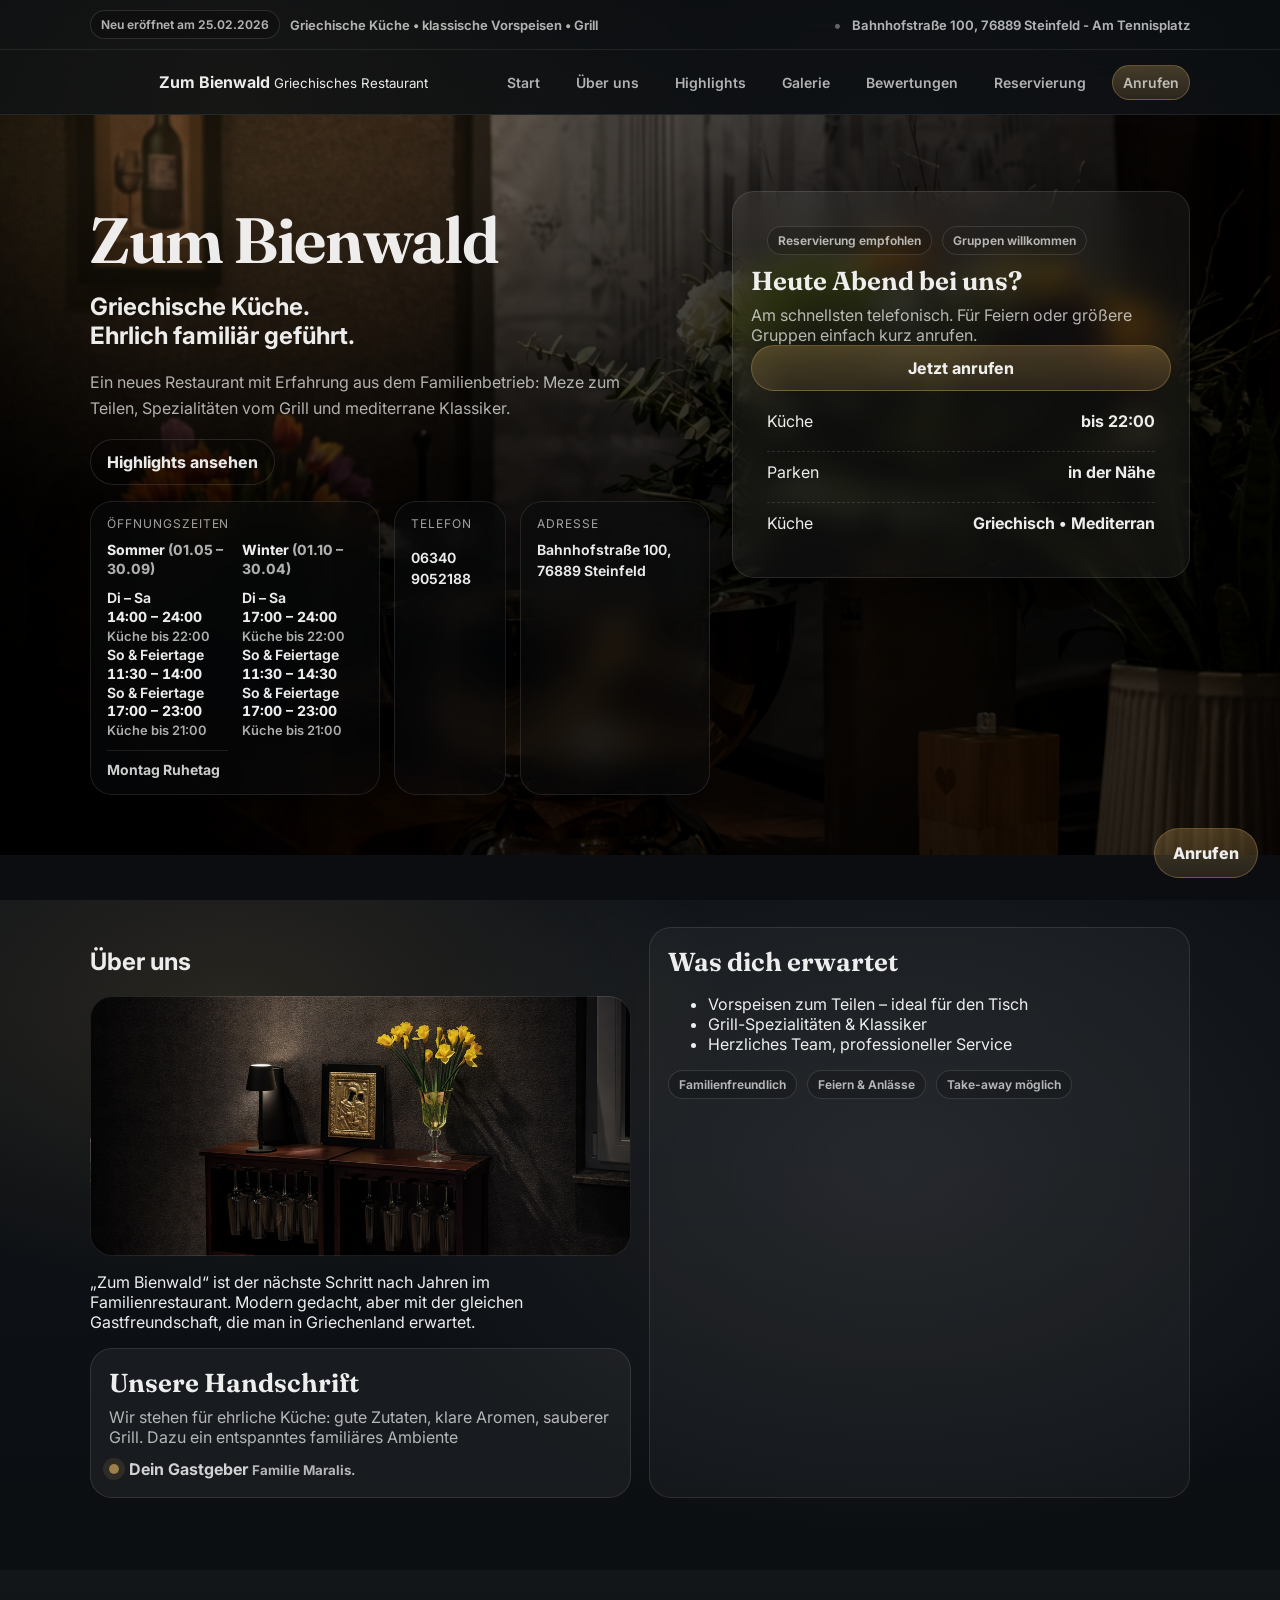
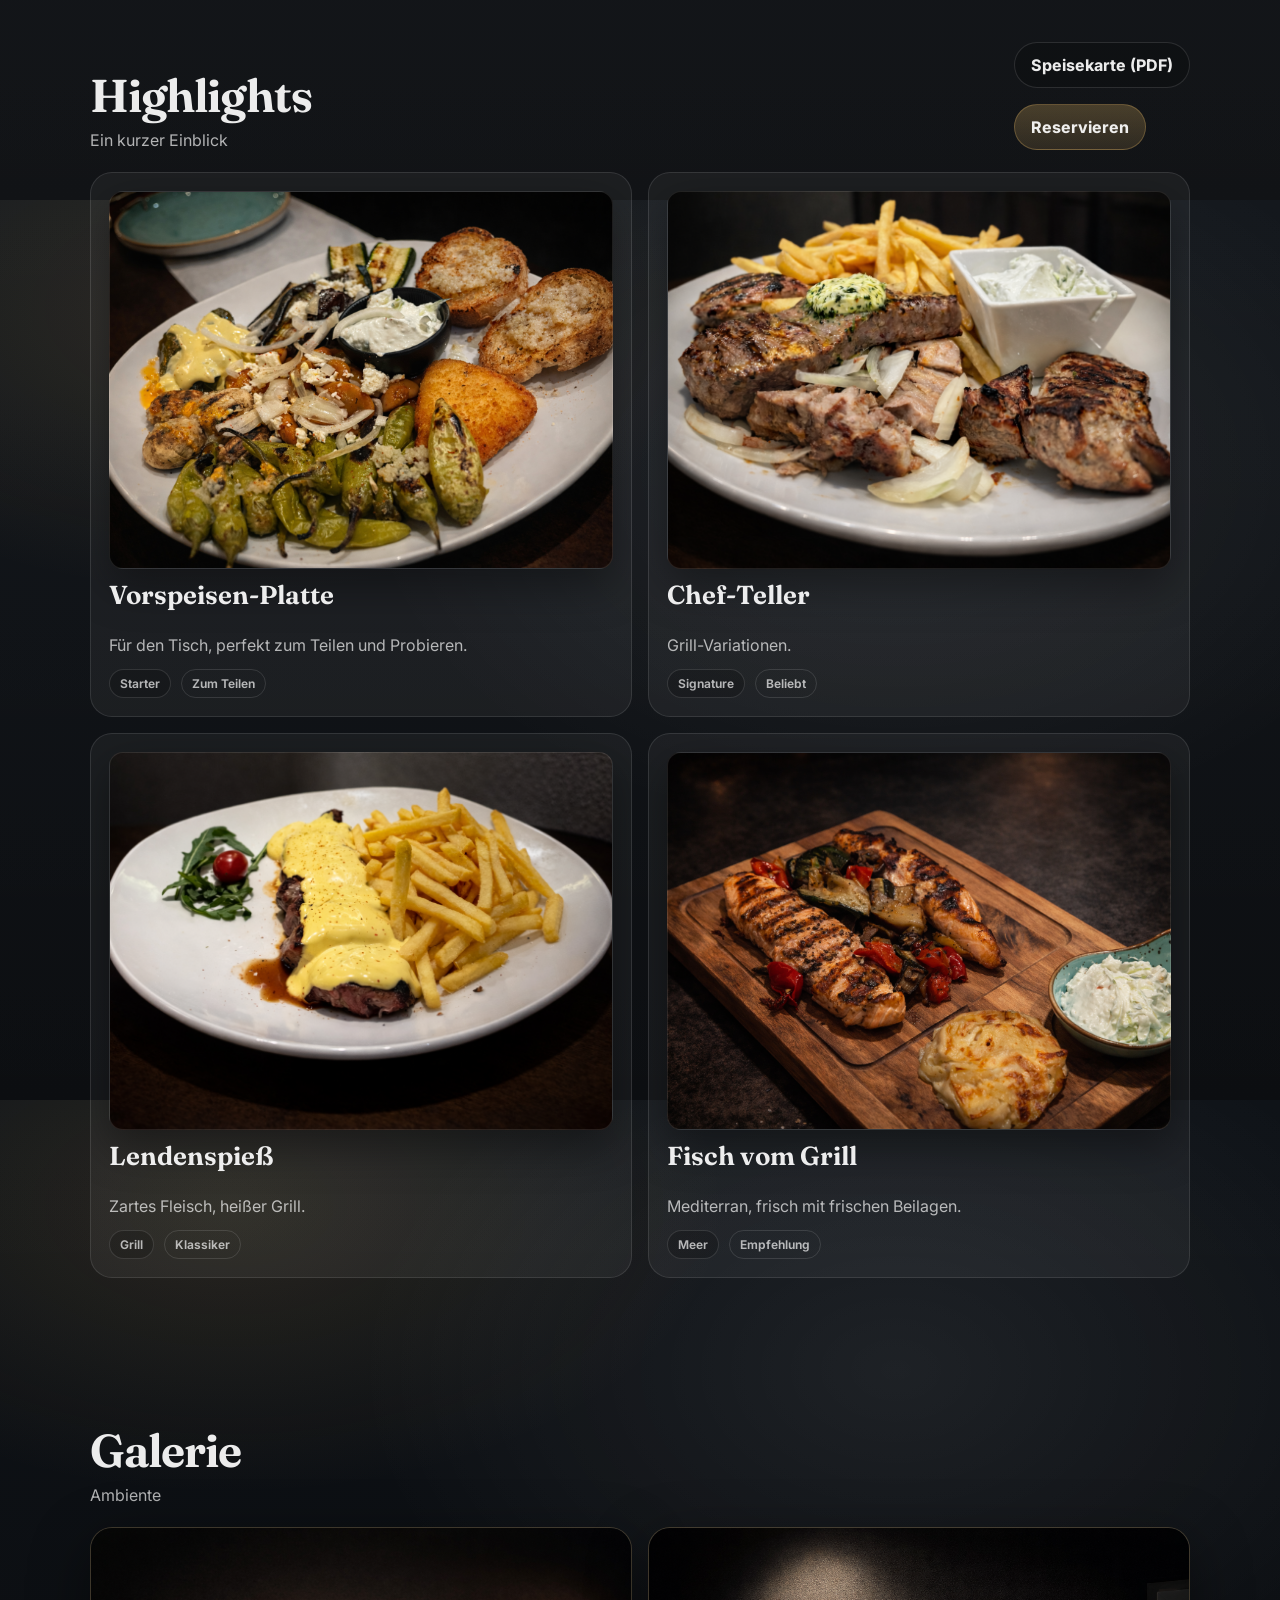
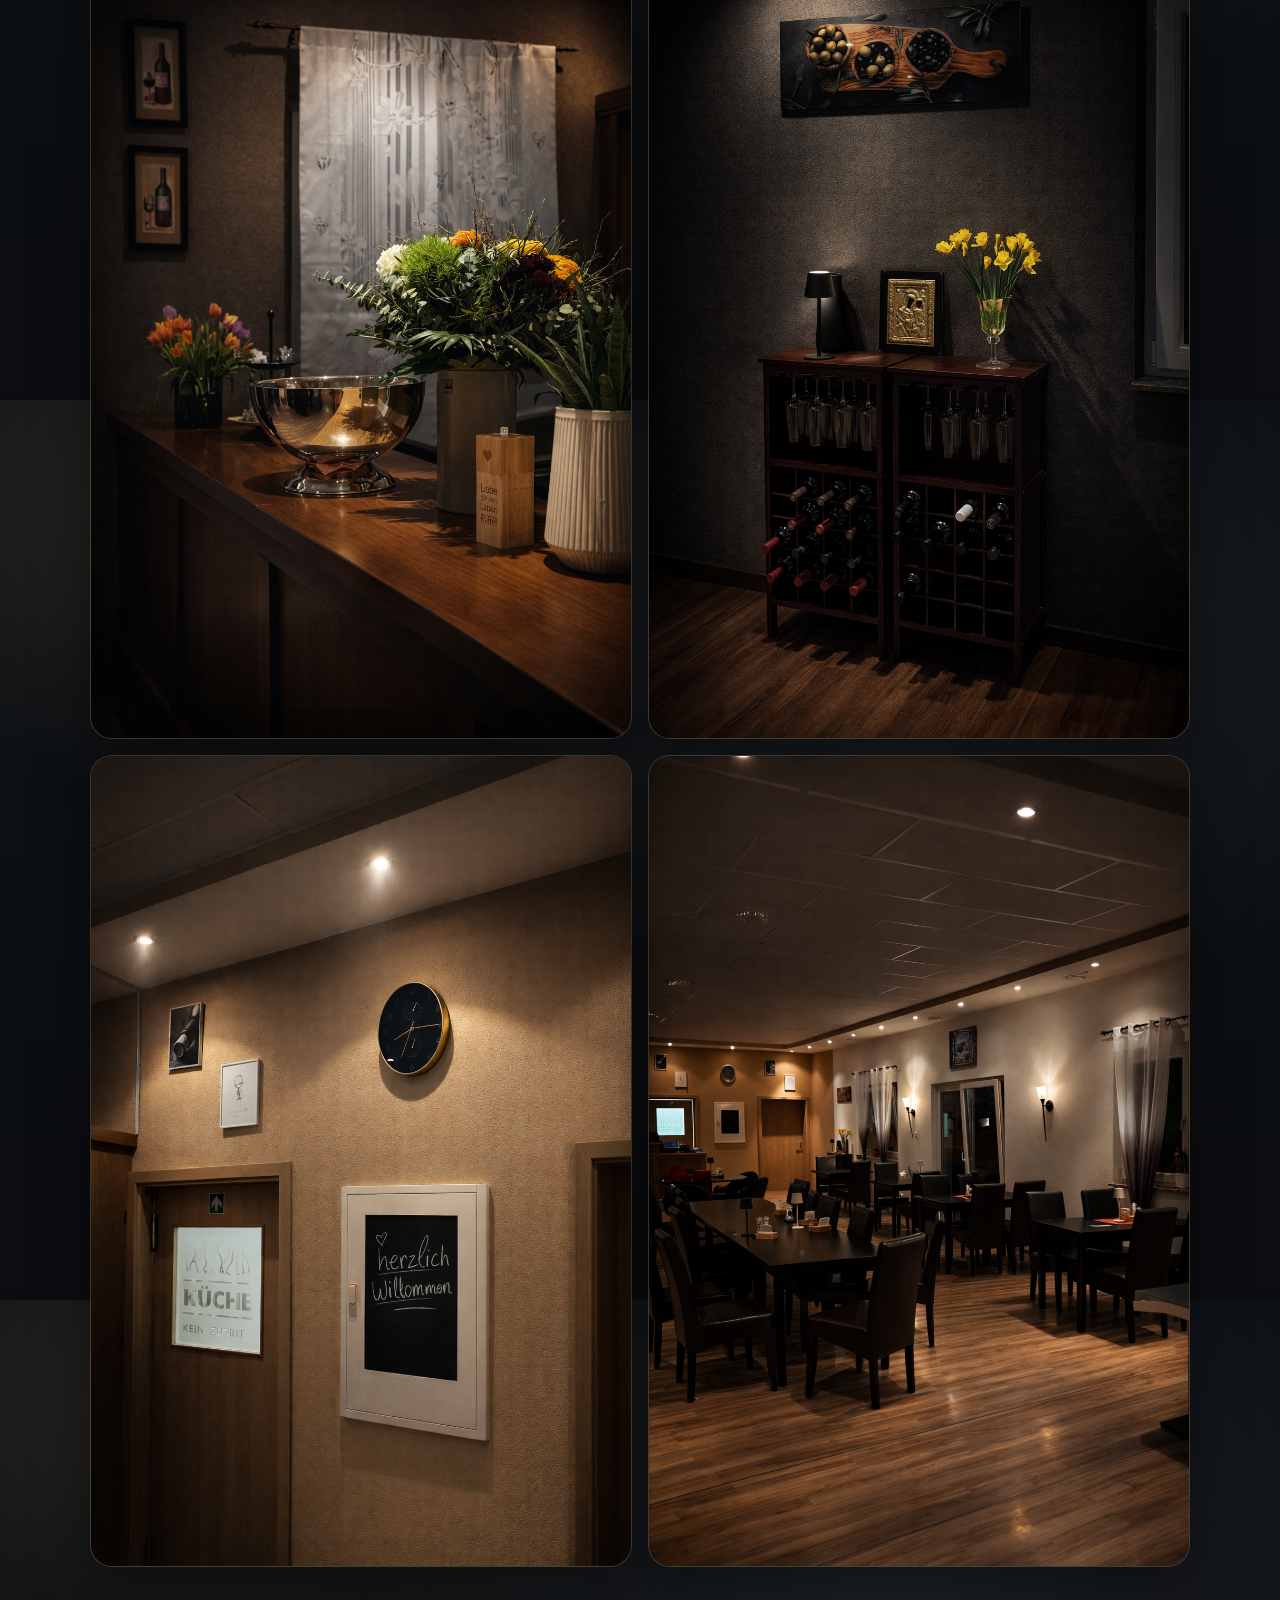
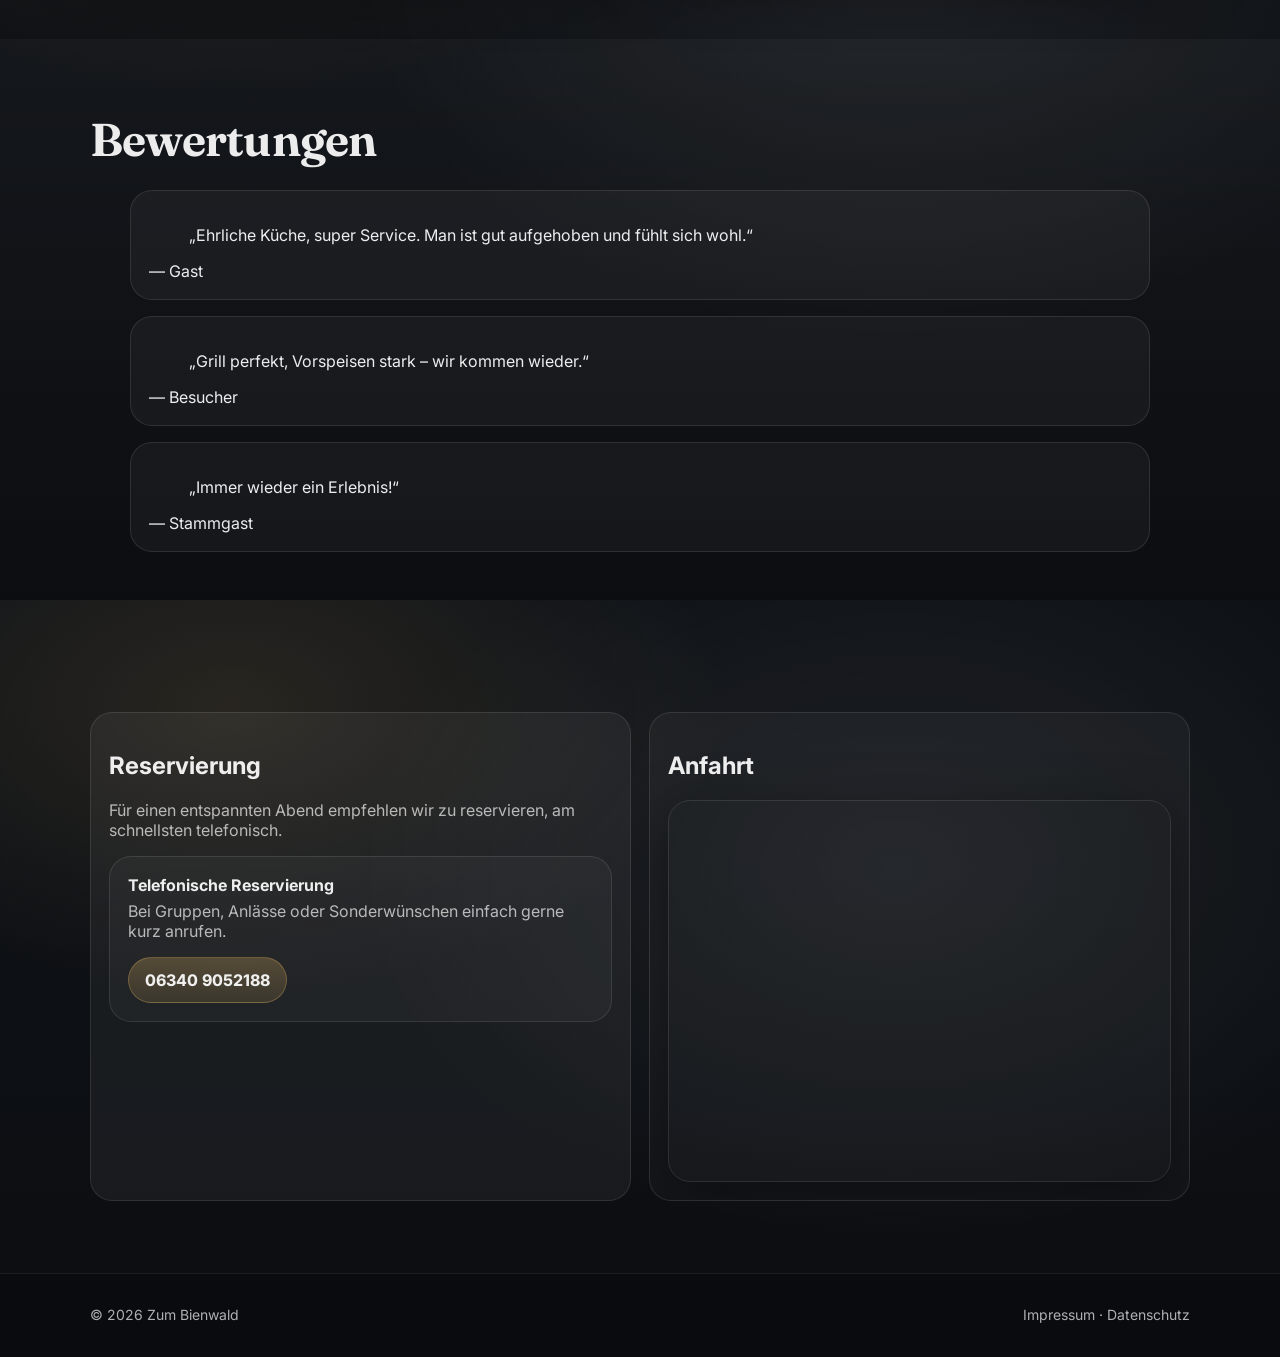
<file: index.html>
<!doctype html>
<html lang="de">
  <head>
    <meta charset="UTF-8" />
    <meta name="viewport" content="width=device-width, initial-scale=1.0" />
    <title>Zum Bienwald — Griechische Küche mit Charakter</title>
    <meta name="description" content="Zum Bienwald — griechische Küche. Mediterrane Klassiker. Reservierung empfohlen." />

    <link rel="stylesheet" href="styles.css" />
  </head>

  <body>
    <!-- Top strip -->
    <div class="topstrip">
      <div class="container topstrip__inner">
        <div class="topstrip__left">
          <span class="pill">Neu eröffnet am 25.02.2026</span>
          <span class="topstrip__text">Griechische Küche • klassische Vorspeisen • Grill</span>
        </div>
        <div class="topstrip__right">
          <a href="tel: 06340 9052188" class="topstrip__link"></a>
          <span class="dot">•</span>
          <a href="#kontakt" class="topstrip__link">Bahnhofstraße 100, 76889 Steinfeld - Am Tennisplatz </a>
        </div>
      </div>
    </div>

    <!-- Header -->
    <header class="header" id="top">
      <div class="container header__inner">
        <a href="#start" aria-label="Start"></a>
          <span>
            <strong>Zum Bienwald</strong>
            <small>Griechisches Restaurant</small>
          </span>
        </a>

        <button class="nav-toggle" aria-label="Menü öffnen" aria-expanded="false" aria-controls="nav">
          <span></span><span></span><span></span>
        </button>

        <nav class="nav" id="nav">
          <a href="#start">Start</a>
          <a href="#ueber-uns">Über uns</a>
          <a href="#speisekarte">Highlights</a>
          <a href="#galerie">Galerie</a>
          <a href="#bewertungen">Bewertungen</a>
          <a href="#reservierung">Reservierung</a>
          <a class="nav__cta" href="tel:06340 9052188">Anrufen</a>
        </nav>
      </div>
    </header>

    <!-- Hero -->
    <main id="start">
      <section class="hero">
        <div class="hero__bg" aria-hidden="true"></div>
        <div class="hero__overlay" aria-hidden="true"></div>

        <div class="container hero__inner">
          <div class="hero__copy">
            <h1>Zum Bienwald</h1>
            <h2>Griechische Küche.<br />Ehrlich familiär geführt.</h2>
            <p class="lead">
              Ein neues Restaurant mit Erfahrung aus dem Familienbetrieb: Meze zum Teilen, Spezialitäten vom Grill und
              mediterrane Klassiker.
            </p>

            <div class="hero__actions">
              <a class="btn btn--ghost" href="#speisekarte">Highlights ansehen</a>
            </div>

            <div class="hero__meta">
              <div class="meta meta--hours">
                <span class="meta__k">Öffnungszeiten</span>

                <div class="meta__v hours">
                  <div class="hours__col">
                    <div class="hours__title">Sommer <span class="muted">(01.05 – 30.09)</span></div>

                    <div class="hours__row">
                      <span class="hours__day">Di – Sa</span>
                      <span class="hours__time">14:00 – 24:00</span>
                      <span class="hours__note">Küche bis 22:00</span>
                    </div>

                    <div class="hours__row">
                      <span class="hours__day">So &amp; Feiertage</span>
                      <span class="hours__time">11:30 – 14:00</span>
                    </div>
                    <div class="hours__row">
                      <span class="hours__day hours__day--ghost">So &amp; Feiertage</span>
                      <span class="hours__time">17:00 – 23:00</span>
                      <span class="hours__note">Küche bis 21:00</span>
                         <div class="hours__closed">Montag Ruhetag</div>
                    </div>
                  </div>

                  <div class="hours__col">
                    <div class="hours__title">Winter <span class="muted">(01.10 – 30.04)</span></div>

                    <div class="hours__row">
                      <span class="hours__day">Di – Sa</span>
                      <span class="hours__time">17:00 – 24:00</span>
                      <span class="hours__note">Küche bis 22:00</span>
                    </div>

                    <div class="hours__row">
                      <span class="hours__day">So &amp; Feiertage</span>
                      <span class="hours__time">11:30 – 14:30</span>
                    </div>
                    <div class="hours__row">
                      <span class="hours__day hours__day--ghost">So &amp; Feiertage</span>
                      <span class="hours__time">17:00 – 23:00</span>
                      <span class="hours__note">Küche bis 21:00</span>
                    </div>

                  </div>
                </div>
              </div>

              <div class="meta">
                <span class="meta__k">Telefon</span>
                <p></p>
                <span class="meta__v"><a href="tel:06340 9052188">06340 9052188</a></span>
              </div>

              <div class="meta">
                <span class="meta__k">Adresse</span>
                <span class="meta__v">Bahnhofstraße 100, 76889 Steinfeld</span>
              </div>
            </div>
          </div>

          <div class="hero__panel">
            <div class="panel card">
              <div class="panel__top">
                <span class="badge">Reservierung empfohlen</span>
                <span class="badge badge--muted">Gruppen willkommen</span>
              </div>

              <h3>Heute Abend bei uns?</h3>
              <p class="muted">
                Am schnellsten telefonisch. Für Feiern oder größere Gruppen einfach kurz anrufen.
              </p>

              <a class="btn btn--primary btn--wide" href="tel:06340 9052188">Jetzt anrufen</a>

              <div class="panel__rows">
                <div class="row">
                  <span>Küche</span>
                  <strong>bis 22:00</strong>
                </div>
                <div class="row">
                  <span>Parken</span>
                  <strong>in der Nähe</strong>
                </div>
                <div class="row">
                  <span>Küche</span>
                  <strong>Griechisch • Mediterran</strong>
                </div>
              </div>
            </div>
          </div>
        </div>
      </section>

      <!-- About -->
      <section class="section" id="ueber-uns">
        <div class="container grid-2">
          <div>
            <h2>Über uns</h2>
            <div class="about__img" style="background-image:url('assets/about-1.png')"></div>
            <p class="lead2">
              „Zum Bienwald“ ist der nächste Schritt nach Jahren im Familienrestaurant. Modern
              gedacht, aber mit der gleichen Gastfreundschaft, die man in Griechenland erwartet.
            </p>

            <div class="story card">
              <h3>Unsere Handschrift</h3>
              <p class="muted">
                Wir stehen für ehrliche Küche: gute Zutaten, klare Aromen, sauberer Grill. Dazu ein entspanntes familiäres Ambiente
              </p>

              <div class="signature">
                <div class="signature__dot" aria-hidden="true"></div>
                <div>
                  <strong>Dein Gastgeber</strong>
                  <small class="muted">Familie Maralis.</small>
                </div>
              </div>
            </div>
          </div>

          <aside class="card card--soft">
            <h3>Was dich erwartet</h3>
            <ul class="check">
              <li>Vorspeisen zum Teilen – ideal für den Tisch</li>
              <li>Grill-Spezialitäten & Klassiker</li>
              <li>Herzliches Team, professioneller Service</li>
            </ul>

            <div class="tags">
              <span class="tag">Familienfreundlich</span>
              <span class="tag">Feiern & Anlässe</span>
              <span class="tag">Take-away möglich</span>
            </div>
          </aside>
        </div>
      </section>

      <!-- Highlights / Menu style section -->
      <section class="section section--alt" id="speisekarte">
        <div class="container">
          <div class="section__head">
            <div>
              <h2>Highlights</h2>
              <p class="muted">Ein kurzer Einblick </p>
            </div>
            <div class="section__actions">
              <a class="btn btn--ghost" href="assets/speisekarte.pdf" target="_blank" rel="noopener">Speisekarte (PDF)</a>
              <p></p>
              <a class="btn btn--primary" href="#reservierung">Reservieren</a>
            </div>
          </div>

          <div class="cards">
            <article class="food card">
              <div class="food__img" style="background-image:url('assets/dish-vorspeisenteller.png'); background-position: 50% 70%;"></div>
              <h3>Vorspeisen-Platte</h3>
              <p class="muted">Für den Tisch, perfekt zum Teilen und Probieren.</p>
              <div class="food__meta">
                <span class="chip">Starter</span>
                <span class="chip chip--line">Zum Teilen</span>
              </div>
            </article>

            <article class="food card">
              <div class="food__img" style="background-image:url('assets/dish-chefteller.png'); background-position: 50% 70%;"></div>
              <h3>Chef-Teller</h3>
              <p class="muted">Grill-Variationen.</p>
              <div class="food__meta">
                <span class="chip">Signature</span>
                <span class="chip chip--line">Beliebt</span>
              </div>
            </article>

            <article class="food card">
              <div class="food__img" style="background-image:url('assets/dish-lendenspiess.png'); background-position: 50% 70%;"></div>
              <h3>Lendenspieß</h3>
              <p class="muted">Zartes Fleisch, heißer Grill.</p>
              <div class="food__meta">
                <span class="chip">Grill</span>
                <span class="chip chip--line">Klassiker</span>
              </div>
            </article>

            <article class="food card">
              <div class="food__img" style="background-image:url('assets/dish-fisch.png'); background-position: 50% 70%;"></div>
              <h3>Fisch vom Grill</h3>
              <p class="muted">Mediterran, frisch mit frischen Beilagen.</p>
              <div class="food__meta">
                <span class="chip">Meer</span>
                <span class="chip chip--line">Empfehlung</span>
              </div>
            </article>
          </div>
        </div>
      </section>

      <!-- Gallery -->
      <section class="section" id="galerie">
        <div class="container">
          <div class="section__head">
            <div>
              <h2>Galerie</h2>
              <p class="muted">Ambiente</p>
            </div>
          </div>

          <div class="gallery gallery--img">
            <button class="gi" data-src="assets/hero.png" aria-label="Ambiente">
              <img src="assets/hero.png" alt="Ambiente" loading="lazy">
            </button>

            <button class="gi" data-src="assets/about-1.png" aria-label="Details">
              <img src="assets/about-1.png" alt="Details" loading="lazy">
            </button>

            <button class="gi" data-src="assets/about-2.png" aria-label="Eingang">
              <img src="assets/about-2.png" alt="Eingang" loading="lazy">
            </button>

            <button class="gi" data-src="assets/about-3.png" aria-label="Atmosphäre">
              <img src="assets/about-3.png" alt="Atmosphäre" loading="lazy">
            </button>
          </div>
      </section>

      <!-- Reviews -->
      <section class="section section--alt" id="bewertungen">
        <div class="container">
          <div class="section__head">
            <div>
              <h2>Bewertungen</h2>
            </div>
          </div>

          <div class="quotes">
            <figure class="quote card">
              <blockquote>„Ehrliche Küche, super Service. Man ist gut aufgehoben und fühlt sich wohl.“</blockquote>
              <figcaption>— Gast</figcaption>
            </figure>

            <figure class="quote card">
              <blockquote>„Grill perfekt, Vorspeisen stark – wir kommen wieder.“</blockquote>
              <figcaption>— Besucher</figcaption>
            </figure>

            <figure class="quote card">
              <blockquote>„Immer wieder ein Erlebnis!“</blockquote>
              <figcaption>— Stammgast</figcaption>
            </figure>
          </div>
        </div>
      </section>

      <!-- Reservation / Contact -->
      <section class="section" id="reservierung">
        <div class="container grid-2">
          <div class="card">
            <h2>Reservierung</h2>
            <p class="muted">
              Für einen entspannten Abend empfehlen wir zu reservieren, am schnellsten telefonisch.
            </p>

            <p></p>

            <div class="call card card--soft">
              <div>
                <strong>Telefonische Reservierung</strong>
                <p class="muted" style="margin:6px 0 0;">
                  Bei Gruppen, Anlässe oder Sonderwünschen einfach gerne kurz anrufen.
                </p>
              </div>
              <p></p>
              <a class="btn btn--primary" href="tel:06340 9052188">06340 9052188</a>
            </div>

          </div>

          <aside class="card card--soft" id="kontakt">
            <h2>Anfahrt</h2>

              <div class="map">
                <iframe 
                  src="https://www.google.com/maps/embed?pb=!1m18!1m12!1m3!1d2615.534107787857!2d8.039789412570066!3d49.03846737123762!2m3!1f0!2f0!3f0!3m2!1i1024!2i768!4f13.1!3m3!1m2!1s0x4796f9d693c13ef7%3A0x9d73e7841447d895!2sRestaurant%20zum%20Bienwald!5e0!3m2!1sde!2sde!4v1772438051567!5m2!1sde!2sde"
                  loading="lazy"
                  referrerpolicy="no-referrer-when-downgrade"
                  allowfullscreen>
                </iframe>
              </div>
          </aside>
        </div>
      </section>
    </main>

    <footer class="footer">
      <div class="container footer__inner">
        <p class="muted">© <span id="year"></span> Zum Bienwald</p>
        <p class="muted">
          <a href="impressum.html">Impressum</a> ·
          <a href="datenschutz.html">Datenschutz</a>
        </p>
      </div>
    </footer>

    <!-- Lightbox -->
    <div class="lightbox" id="lightbox" aria-hidden="true">
      <button class="lightbox__close" aria-label="Schließen">×</button>
      <img class="lightbox__img" alt="Galeriebild" />
    </div>

    <script src="script.js"></script>

    <a class="fab" href="tel:06340 9052188" aria-label="Jetzt anrufen">
    Anrufen
    </a>
  </body>
</html>
</file>
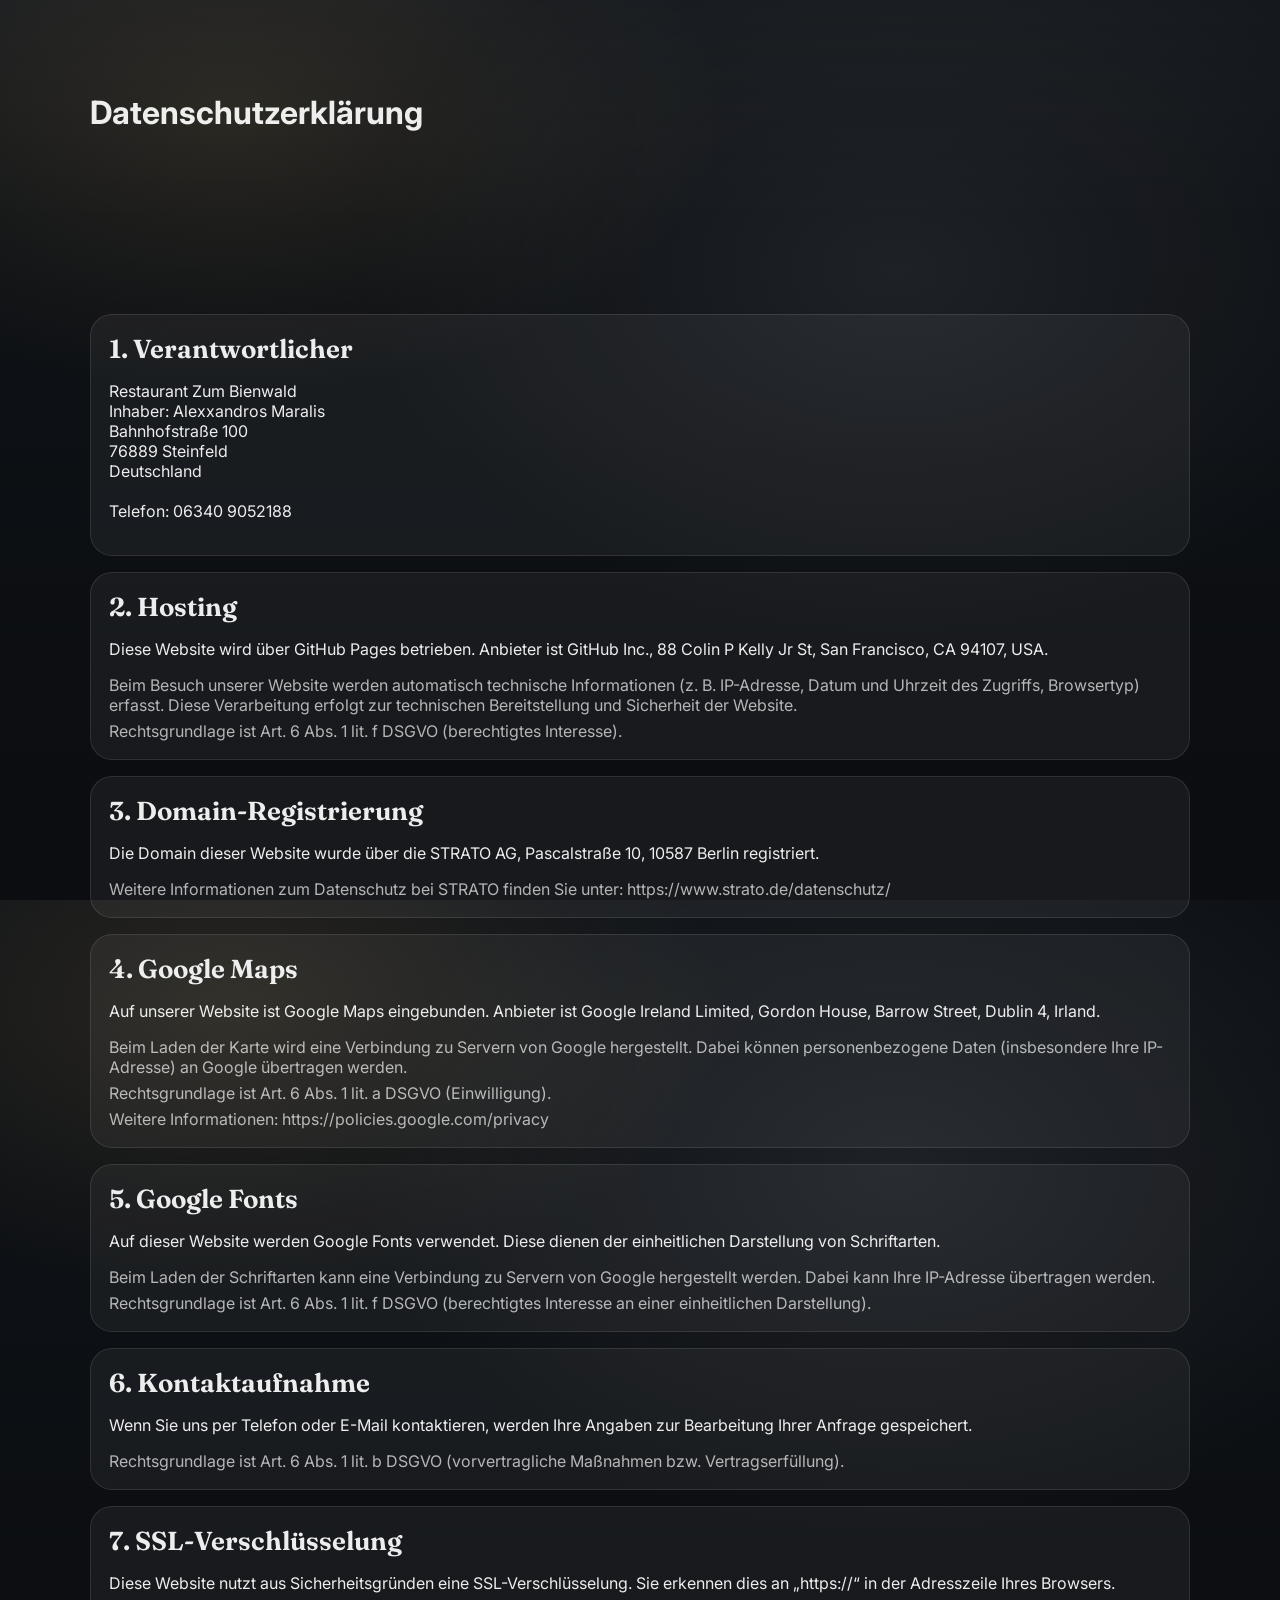
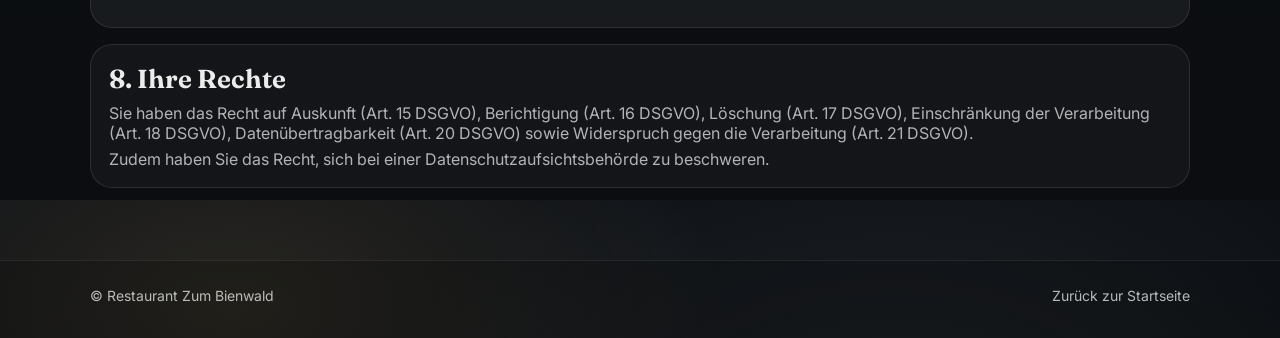
<file: datenschutz.html>
<!DOCTYPE html>
<html lang="de">
<head>
  <meta charset="UTF-8" />
  <meta name="viewport" content="width=device-width, initial-scale=1.0" />
  <title>Datenschutzerklärung – Restaurant Zum Bienwald</title>
  <link rel="stylesheet" href="styles.css" />
</head>
<body>

<header class="section section--alt">
  <div class="container">
    <h1>Datenschutzerklärung</h1>
  </div>
</header>

<main class="section">
  <div class="container">
<p></p>
    <div class="card">
      <h3>1. Verantwortlicher</h3>
      <p>
        Restaurant Zum Bienwald<br>
        Inhaber: Alexxandros Maralis<br>
        Bahnhofstraße 100<br>
        76889 Steinfeld<br>
        Deutschland<br><br>
        Telefon: 06340 9052188<br>
      </p>
    </div>
<p></p>
    <div class="card">
      <h3>2. Hosting</h3>
      <p>
        Diese Website wird über GitHub Pages betrieben.
        Anbieter ist GitHub Inc., 88 Colin P Kelly Jr St, San Francisco, CA 94107, USA.
      </p>
      <p class="muted">
        Beim Besuch unserer Website werden automatisch technische Informationen
        (z. B. IP-Adresse, Datum und Uhrzeit des Zugriffs, Browsertyp) erfasst.
        Diese Verarbeitung erfolgt zur technischen Bereitstellung und Sicherheit der Website.
      </p>
      <p class="muted">
        Rechtsgrundlage ist Art. 6 Abs. 1 lit. f DSGVO (berechtigtes Interesse).
      </p>
    </div>
<p></p>
    <div class="card">
      <h3>3. Domain-Registrierung</h3>
      <p>
        Die Domain dieser Website wurde über die STRATO AG,
        Pascalstraße 10, 10587 Berlin registriert.
      </p>
      <p class="muted">
        Weitere Informationen zum Datenschutz bei STRATO finden Sie unter:
        https://www.strato.de/datenschutz/
      </p>
    </div>
<p></p>
    <div class="card">
      <h3>4. Google Maps</h3>
      <p>
        Auf unserer Website ist Google Maps eingebunden.
        Anbieter ist Google Ireland Limited,
        Gordon House, Barrow Street, Dublin 4, Irland.
      </p>
      <p class="muted">
        Beim Laden der Karte wird eine Verbindung zu Servern von Google hergestellt.
        Dabei können personenbezogene Daten (insbesondere Ihre IP-Adresse)
        an Google übertragen werden.
      </p>
      <p class="muted">
        Rechtsgrundlage ist Art. 6 Abs. 1 lit. a DSGVO (Einwilligung).
      </p>
      <p class="muted">
        Weitere Informationen:
        https://policies.google.com/privacy
      </p>
    </div>
<p></p>
    <div class="card">
      <h3>5. Google Fonts</h3>
      <p>
        Auf dieser Website werden Google Fonts verwendet.
        Diese dienen der einheitlichen Darstellung von Schriftarten.
      </p>
      <p class="muted">
        Beim Laden der Schriftarten kann eine Verbindung zu Servern von Google
        hergestellt werden. Dabei kann Ihre IP-Adresse übertragen werden.
      </p>
      <p class="muted">
        Rechtsgrundlage ist Art. 6 Abs. 1 lit. f DSGVO
        (berechtigtes Interesse an einer einheitlichen Darstellung).
      </p>
    </div>
<p></p>
    <div class="card">
      <h3>6. Kontaktaufnahme</h3>
      <p>
        Wenn Sie uns per Telefon oder E-Mail kontaktieren,
        werden Ihre Angaben zur Bearbeitung Ihrer Anfrage gespeichert.
      </p>
      <p class="muted">
        Rechtsgrundlage ist Art. 6 Abs. 1 lit. b DSGVO
        (vorvertragliche Maßnahmen bzw. Vertragserfüllung).
      </p>
    </div>
<p></p>
    <div class="card">
      <h3>7. SSL-Verschlüsselung</h3>
      <p>
        Diese Website nutzt aus Sicherheitsgründen eine SSL-Verschlüsselung.
        Sie erkennen dies an „https://“ in der Adresszeile Ihres Browsers.
      </p>
    </div>
<p></p>
    <div class="card card--soft">
      <h3>8. Ihre Rechte</h3>
      <p class="muted">
        Sie haben das Recht auf Auskunft (Art. 15 DSGVO),
        Berichtigung (Art. 16 DSGVO),
        Löschung (Art. 17 DSGVO),
        Einschränkung der Verarbeitung (Art. 18 DSGVO),
        Datenübertragbarkeit (Art. 20 DSGVO)
        sowie Widerspruch gegen die Verarbeitung (Art. 21 DSGVO).
      </p>
      <p class="muted">
        Zudem haben Sie das Recht, sich bei einer Datenschutzaufsichtsbehörde zu beschweren.
      </p>
    </div>

  </div>
</main>

<footer class="footer">
  <div class="container footer__inner">
    <span>© Restaurant Zum Bienwald</span>
    <span><a href="index.html">Zurück zur Startseite</a></span>
  </div>
</footer>

</body>

</html>
</file>
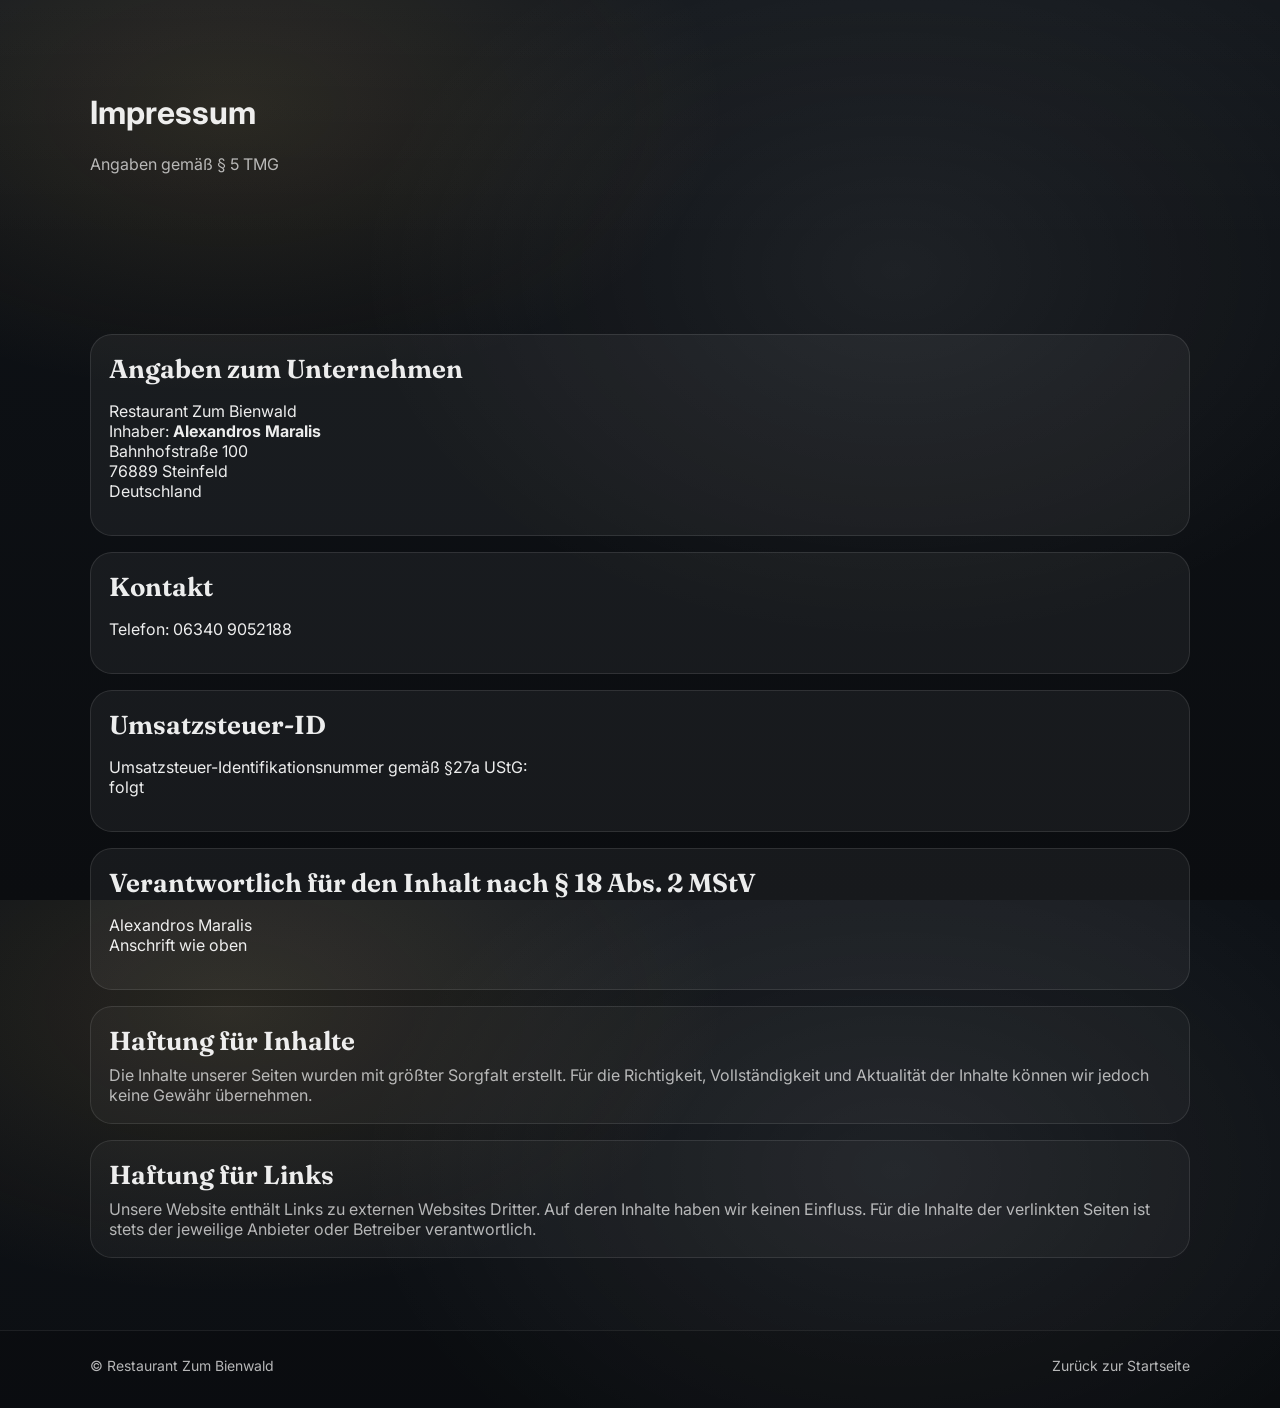
<file: impressum.html>
<!DOCTYPE html>
<html lang="de">
<head>
  <meta charset="UTF-8" />
  <meta name="viewport" content="width=device-width, initial-scale=1.0" />
  <title>Impressum – Restaurant Zum Bienwald</title>
  <link rel="stylesheet" href="styles.css" />
</head>
<body>

  <header class="section section--alt">
    <div class="container">
      <h1>Impressum</h1>
      <p class="muted">Angaben gemäß § 5 TMG</p>
    </div>
  </header>

  <main class="section">
    <div class="container">
<p></p>
      <div class="card">
        <h3>Angaben zum Unternehmen</h3>
        <p>
          Restaurant Zum Bienwald<br>
          Inhaber: <strong>Alexandros Maralis</strong><br>
          Bahnhofstraße 100<br>
          76889 Steinfeld<br>
          Deutschland
        </p>
      </div>
<p></p>
      <div class="card">
        <h3>Kontakt</h3>
        <p>
          Telefon: 06340 9052188<br>
        </p>
      </div>
<p></p>
      <div class="card">
        <h3>Umsatzsteuer-ID</h3>
        <p>
          Umsatzsteuer-Identifikationsnummer gemäß §27a UStG:<br>
         folgt
        </p>
      </div>
<p></p>
      <div class="card">
        <h3>Verantwortlich für den Inhalt nach § 18 Abs. 2 MStV</h3>
        <p>
          Alexandros Maralis<br>
          Anschrift wie oben
        </p>
      </div>
<p></p>
      <div class="card card--soft">
        <h3>Haftung für Inhalte</h3>
        <p class="muted">
          Die Inhalte unserer Seiten wurden mit größter Sorgfalt erstellt.
          Für die Richtigkeit, Vollständigkeit und Aktualität der Inhalte
          können wir jedoch keine Gewähr übernehmen.
        </p>
      </div>
<p></p>
      <div class="card card--soft">
        <h3>Haftung für Links</h3>
        <p class="muted">
          Unsere Website enthält Links zu externen Websites Dritter.
          Auf deren Inhalte haben wir keinen Einfluss. Für die Inhalte
          der verlinkten Seiten ist stets der jeweilige Anbieter oder Betreiber verantwortlich.
        </p>
      </div>

    </div>
  </main>

  <footer class="footer">
    <div class="container footer__inner">
      <span>© Restaurant Zum Bienwald</span>
      <span><a href="index.html">Zurück zur Startseite</a></span>
    </div>
  </footer>

</body>

</html>
</file>
<file: styles.css>
@import url("https://fonts.googleapis.com/css2?family=Fraunces:opsz,wght@9..144,500,650&family=Inter:wght@400;500;600;700&display=swap");

/* =========================
   Design Tokens
========================= */
:root{
  --bg0:#0b0d10;
  --bg1:#0e1217;
  --bg2:#121823;

  --surface: rgba(255,255,255,.06);
  --surface2: rgba(255,255,255,.09);
  --line: rgba(255,255,255,.12);

  --text: rgba(255,255,255,.92);
  --muted: rgba(255,255,255,.68);

  --accent:#c8a15a;
  --shadow: 0 18px 70px rgba(0,0,0,.55);

  --r:18px;
  --r2:22px;

  --container: 1100px;

  /* Layout constants */
  --header-h: 64px;
}

/* =========================
   Base
========================= */
*{ box-sizing:border-box; }
html,body{ height:100%; }

body{
  margin:0;
  font-family: Inter, system-ui, -apple-system, Segoe UI, Roboto, Arial, sans-serif;
  color:var(--text);
  background:
    radial-gradient(900px 520px at 18% 12%, rgba(200,161,90,.14), transparent 55%),
    radial-gradient(900px 620px at 70% 30%, rgba(255,255,255,.07), transparent 60%),
    linear-gradient(180deg, var(--bg1), var(--bg0));
}

img{ max-width:100%; display:block; }
a{ color:inherit; text-decoration:none; }
a:hover{ text-decoration:underline; text-decoration-color:rgba(200,161,90,.55); }

.container{
  width:min(var(--container), calc(100% - 40px));
  margin:0 auto;
}

.section{ padding:72px 0; }
.section--alt{
  background: linear-gradient(180deg, rgba(255,255,255,.03), rgba(255,255,255,0));
}

.section__head{
  display:flex;
  align-items:flex-end;
  justify-content:space-between;
  gap:18px;
  margin-bottom:22px;
}
.section__head h2{
  margin:0;
  font-family: Fraunces, serif;
  font-weight:650;
  font-size: clamp(30px, 4vw, 46px);
  letter-spacing:-.02em;
}
.muted{ color:var(--muted); margin:6px 0 0; }

.kicker{
  display:inline-block;
  padding:7px 12px;
  border:1px solid var(--line);
  border-radius:999px;
  background: rgba(0,0,0,.22);
  color:var(--muted);
  font-size:12px;
  letter-spacing:.08em;
  text-transform:uppercase;
}

.hr{
  height:1px;
  background: linear-gradient(90deg, transparent, rgba(255,255,255,.10), transparent);
  margin:18px 0;
}

/* =========================
   Topstrip
========================= */
.topstrip{
  background: rgba(10,12,14,.55);
  backdrop-filter: blur(14px);
  border-bottom: 1px solid rgba(255,255,255,.08);
}
.topstrip__inner{
  display:flex;
  align-items:center;
  justify-content:space-between;
  gap:14px;
  padding:10px 0;
}
.topstrip__left{
  display:flex;
  align-items:center;
  gap:10px;
  flex-wrap:wrap;
  min-width:0;
}
.topstrip__right{
  display:flex;
  align-items:center;
  gap:10px;
  min-width:0;
}
.topstrip__text{
  color: var(--muted);
  font-weight:650;
  font-size:13px;
  white-space:nowrap;
  overflow:hidden;
  text-overflow:ellipsis;
}
.topstrip__link{
  color: var(--muted);
  font-weight:650;
  font-size:13px;
  white-space:nowrap;
  overflow:hidden;
  text-overflow:ellipsis;
  max-width: 56ch;
}
.dot{ color: rgba(255,255,255,.35); }

/* Pills/Badges/Tags */
.chip, .badge, .pill, .tag{
  display:inline-flex;
  align-items:center;
  padding:6px 10px;
  border-radius:999px;
  border:1px solid rgba(255,255,255,.12);
  background: rgba(0,0,0,.18);
  color:var(--muted);
  font-weight:650;
  font-size:12px;
}
.chip--line, .badge--muted{ background: transparent; }

/* =========================
   Header / Nav
========================= */
.header{
  position:sticky;
  top:0;
  z-index:50;
  background: rgba(10,12,14,.55);
  backdrop-filter: blur(14px);
  border-bottom: 1px solid rgba(255,255,255,.08);

  /* iOS Notch */
  padding-top: env(safe-area-inset-top);
}

.header__inner{
  display:flex;
  align-items:center;
  justify-content:space-between;
  gap:16px;
  padding:14px 0;
  min-height: var(--header-h);
}

.brand{
  display:flex;
  align-items:center;
  gap:12px;
  min-width:0;
}
.brand__mark{
  width:40px;height:40px;
  border-radius:14px;
  display:grid;place-items:center;
  background: linear-gradient(135deg, rgba(200,161,90,.22), rgba(255,255,255,.06));
  border:1px solid rgba(255,255,255,.10);
  font-weight:800;
}
.brand__text{
  display:flex;
  flex-direction:column;
  line-height:1.1;
  min-width:0;
}
.brand__text strong{
  font-weight:800;
  letter-spacing:-.01em;
}
.brand__text small{
  color:var(--muted);
  font-size:12px;
}

.nav{
  display:flex;
  align-items:center;
  gap:16px;
}
.nav a{
  color:var(--muted);
  font-weight:600;
  font-size:14px;
  padding:8px 10px;
  border-radius:999px;
}
.nav a:hover{ color:var(--text); text-decoration:none; background: rgba(255,255,255,.06); }

.nav__cta{
  display:inline-flex;
  align-items:center;
  justify-content:center;
  padding:10px 14px;
  border-radius:999px;
  border:1px solid rgba(200,161,90,.35);
  background: linear-gradient(180deg, rgba(200,161,90,.30), rgba(200,161,90,.16));
  color:var(--text);
  font-weight:750;
}

.nav-toggle{
  display:none;
  appearance:none;
  background:none;
  border:none;
  padding:10px;
  border-radius:12px;
}
.nav-toggle:hover{ background: rgba(255,255,255,.06); cursor:pointer; }
.nav-toggle span{
  display:block;
  width:26px;
  height:2px;
  background: rgba(255,255,255,.92);
  border-radius:2px;
}
.nav-toggle span + span{ margin-top:5px; }

/* =========================
   Buttons
========================= */
.btn{
  display:inline-flex;
  align-items:center;
  justify-content:center;
  gap:10px;
  padding:12px 16px;
  border-radius:999px;
  border:1px solid rgba(255,255,255,.12);
  background: rgba(255,255,255,.06);
  color:var(--text);
  font-weight:750;
  cursor:pointer;
  transition: transform .12s ease, background .12s ease, border-color .12s ease;
}
.btn:hover{
  transform: translateY(-1px);
  background: rgba(255,255,255,.08);
  border-color: rgba(255,255,255,.18);
}
.btn--primary{
  background: linear-gradient(180deg, rgba(200,161,90,.30), rgba(200,161,90,.16));
  border-color: rgba(200,161,90,.35);
}
.btn--ghost{ background: rgba(0,0,0,.18); }
.btn--wide{ width:100%; }

/* =========================
   Hero
========================= */
.hero{
  position:relative;
  padding:76px 0 54px;
  overflow:hidden;
}
.hero__bg{
  position:absolute;
  inset:0;
  background:
    radial-gradient(900px 520px at 20% 10%, rgba(200,161,90,.18), transparent 65%),
    linear-gradient(180deg, rgba(0,0,0,.12), rgba(0,0,0,.40)),
    url("assets/hero.png");
  background-size: cover;
  background-position: center;
  filter: saturate(1.08) contrast(1.05) brightness(1.1);
  transform: scale(1.02);
}
.hero__overlay{
  position:absolute;
  inset:0;
  background: radial-gradient(800px 400px at 0% 0%, rgba(0,0,0,.10), rgba(0,0,0,.70));
}
.hero__inner{
  position:relative;
  display:grid;
  grid-template-columns: 1.15fr .85fr;
  gap:22px;
  align-items:start;
}
.hero__copy{ padding:6px 0; }
.hero__copy .lead{
  margin:14px 0 0;
  color:var(--muted);
  font-size:16px;
  line-height:1.6;
  max-width:56ch;
}
.hero__copy h1{
  margin:10px 0 0;
  font-family: Fraunces, serif;
  font-weight:650;
  letter-spacing:-.02em;
  font-size: clamp(40px, 5vw, 66px);
  line-height: 1.02;
}
.hero__actions{
  display:flex;
  flex-wrap:wrap;
  gap:12px;
  margin-top:18px;
}

.panel{
  border-radius: var(--r2);
  background: rgba(10,12,14,.42);
  border:1px solid rgba(255,255,255,.10);
  box-shadow: var(--shadow);
  backdrop-filter: blur(14px);
  overflow:hidden;
}
.panel__top{
  padding:16px 16px 10px;
  display:flex;
  gap:10px;
  flex-wrap:wrap;
}
.panel__rows{
  padding:10px 16px 16px;
  display:grid;
  gap:10px;
}
.row{
  display:flex;
  align-items:center;
  justify-content:space-between;
  gap:14px;
  padding:10px 0;
  border-top:1px dashed rgba(255,255,255,.12);
}
.row:first-child{ border-top:none; }

/* Hero Meta */
.hero__meta{
  margin-top:16px;
  display:grid;
  grid-template-columns: 2.6fr 1fr 1.7fr;
  gap:14px;
  align-items:stretch;
}
.meta{
  border-radius: var(--r2);
  background: rgba(10,12,14,.45);
  border:1px solid rgba(255,255,255,.10);
  backdrop-filter: blur(14px);
  box-shadow: 0 16px 55px rgba(0,0,0,.45);
  padding:14px 16px;
  min-width:0;
  overflow:hidden;
}
.meta__k{
  display:block;
  margin-bottom:8px;
  font-size:12px;
  text-transform:uppercase;
  letter-spacing:.08em;
  color: rgba(255,255,255,.62);
}
.meta__v{
  font-size:  14px;
  font-weight:650;
  line-height:1.35;
  overflow-wrap:anywhere;
  min-width: 0;
}

/* =========================
   Öffnungszeiten (kompatibel mit deinem HTML)
========================= */

/* Sommer/Winter nebeneinander (Desktop), untereinander (Mobile) */
.meta--hours .hours{
  display:grid;
  grid-template-columns: 1fr 1fr;
  gap:14px;
}
@media (max-width: 760px){
  .meta--hours .hours{ grid-template-columns: 1fr; }
}

.meta--hours .hours__col{ min-width:0; }

.meta--hours .hours__title{
  font-weight:750;
  margin: 2px 0 10px;
}

/* DEINE Zeilen: .hours-mini__row */
.meta--hours .hours-mini__row{
  display:grid;
  grid-template-columns: 1fr auto;  /* Tag | Zeit */
  gap: 6px 12px;
  align-items: baseline;
  padding: 8px 0;
  border-top: 1px solid rgba(255,255,255,.08);
  min-width:0;
}
.meta--hours .hours-mini__row:first-of-type{ border-top:0; }

/* Label-Varianten abfangen */
.meta--hours .hours__label,
.meta--hours .hm-label{
  min-width:0;
  overflow-wrap:anywhere;
  color: rgba(255,255,255,.86);
  font-weight:650;
}

/* Zeit-Varianten abfangen */
.meta--hours .hours__time,
.meta--hours .hm-time{
  white-space:nowrap;
  font-variant-numeric: tabular-nums;
  font-weight:750;
}

/* Note-Varianten: IMMER in neue Zeile unter Tag+Zeit */
.meta--hours .hours__note,
.meta--hours .hm-note{
  grid-column: 1 / -1;      /* über beide Spalten */
  margin-top: 2px;
  font-size: .92em;
  color: rgba(255,255,255,.68);
  font-weight:600;
}

/* deine "Ghost"-Zeile (links leer lassen, aber Ausrichtung behalten) */
.meta--hours .hm-ghost{
  visibility:hidden;
}

/* Ruhetag etwas separieren */
.meta--hours .hours__closed{
  margin-top: 10px;
  padding-top: 10px;
  border-top: 1px solid rgba(255,255,255,.10);
  font-weight: 700;
  color: rgba(255,255,255,.80);
}

/* =========================
   Cards / Highlights
========================= */
.cards{
  display:grid;
  grid-template-columns: repeat(2, minmax(0, 1fr));
  gap:16px;
}

.card{
  border-radius: var(--r2);
  background: rgba(255,255,255,.05);
  border:1px solid rgba(255,255,255,.10);
  overflow:hidden;
  padding:18px;
}
.card--soft{ background: rgba(255,255,255,.035); }

.card h3{
  margin:0 0 8px;
  font-family: Fraunces, serif;
  font-weight:650;
  font-size:26px;
}

.tags{ display:flex; flex-wrap:wrap; gap:10px; margin-top:14px; }

.food{
  display:flex;
  flex-direction:column;
  gap:10px;
}
.food__img{
  width:100%;
  aspect-ratio: 4 / 3;
  border-radius: 14px;
  border: 1px solid rgba(255,255,255,.10);
  background-size: cover;
  background-repeat:no-repeat;
  background-position:center;
  box-shadow: 0 16px 44px rgba(0,0,0,.40);
}
.food__meta{
  display:flex;
  flex-wrap:wrap;
  gap:10px;
  margin-top:4px;
}

/* =========================
   Gallery (dein HTML nutzt .gi Buttons)
========================= */
.gallery{
  display:grid;
  grid-template-columns: repeat(2, minmax(0, 1fr));
  gap:16px;
}

.gi{
  border:1px solid rgba(200,161,90,.22);
  background: rgba(255,255,255,.04);
  box-shadow: 0 18px 60px rgba(0,0,0,.45);
  border-radius: var(--r2);
  overflow:hidden;
  padding:0;
  cursor:pointer;
}
.gi img{
  width:100%;
  height: auto;
  object-fit: contains;
  display:block;
}
.gi:hover{ transform: translateY(-2px); transition: transform .15s ease; }

/* =========================
   About / Quotes / Grid
========================= */
.grid-2{
  display:grid;
  grid-template-columns: repeat(2, minmax(0,1fr));
  gap:18px;
}
.about__img{
  border-radius: var(--r2);
  border:1px solid rgba(255,255,255,.10);
  overflow:hidden;
  min-height: 260px;
  background-size:cover;
  background-position:center;
}

.quote{
  border-radius: var(--r2);
  background: rgba(255,255,255,.04);
  border:1px solid rgba(255,255,255,.10);
  padding:18px;
}
.signature{
  display:flex;
  align-items:center;
  gap:10px;
  margin-top:12px;
  color:rgba(255,255,255,.80);
  font-weight:700;
}
.signature__dot{
  width:10px;height:10px;border-radius:50%;
  background: rgba(200,161,90,.75);
  box-shadow: 0 0 0 6px rgba(200,161,90,.12);
}

/* =========================
   Map
========================= */
.map{
  border-radius: var(--r2);
  overflow:hidden;
  border:1px solid rgba(255,255,255,.10);
  box-shadow: 0 18px 60px rgba(0,0,0,.45);
}
.map iframe{
  width:100%;
  height:380px;
  border:0;
  display:block;
}

/* =========================
   Footer
========================= */
.footer{
  padding:26px 0 34px;
  border-top:1px solid rgba(255,255,255,.08);
  background: rgba(0,0,0,.18);
}
.footer__inner{
  display:flex;
  flex-wrap:wrap;
  gap:14px;
  justify-content:space-between;
  color: rgba(255,255,255,.70);
  font-size:14px;
}

/* =========================
   Lightbox
========================= */
.lightbox{
  position:fixed;
  inset:0;
  display:none;
  place-items:center;
  background: rgba(0,0,0,.78);
  z-index:200;
  padding:18px;
}
.lightbox.is-open{ display:grid; }
.lightbox__img{
  max-width:min(1024px, 96vw);
  max-height: 86vh;
  border-radius: var(--r2);
  border:1px solid rgba(255,255,255,.12);
  box-shadow: 0 18px 80px rgba(0,0,0,.65);
}
.lightbox__close{
  position:fixed;
  top:14px; right:14px;
  width:44px; height:44px;
  border-radius:999px;
  border:1px solid rgba(255,255,255,.14);
  background: rgba(10,12,14,.55);
  color:var(--text);
  cursor:pointer;
  backdrop-filter: blur(10px);
}

/* =========================
   Floating Call Button (falls vorhanden)
========================= */
.fab{
  position:fixed;
  right:22px;
  bottom:22px;
  z-index:180;
  display:inline-flex;
  align-items:center;
  justify-content:center;
  padding:14px 18px;
  border-radius:999px;
  border:1px solid rgba(200,161,90,.35);
  background: linear-gradient(180deg, rgba(200,161,90,.30), rgba(200,161,90,.16));
  color:var(--text);
  font-weight:800;
}

/* =========================
   Responsive
========================= */

/* Tablet & Mobile */
@media (max-width: 980px){

  /* Topstrip ausblenden => kein "abgeschnitten" mehr oben */
  .topstrip{ display:none; }

  .container{
    width: calc(100% - 24px);
  }

  /* Header kompakter */
  :root{ --header-h: 60px; }
  .brand__text small{ display:none; }
  .brand__mark{ width:36px; height:36px; border-radius:13px; }

  /* Burger: clean (ohne Capsule) */
.nav-toggle{
  display:none;
  appearance:none;
  -webkit-appearance:none;
  background: transparent !important;
  border: 0 !important;
  padding: 10px;
  border-radius: 12px;
  line-height: 0;
}

.nav-toggle:hover{ cursor:pointer; background: rgba(255,255,255,.06) !important; }

.nav-toggle span{
  display:block;
  width: 26px;
  height: 2px;
  background: rgba(255,255,255,.92);
  border-radius: 2px;
}
.nav-toggle span + span{ margin-top: 6px; }

  /* Mobile Nav Overlay */
  .nav{
    position: fixed;
    top: calc(env(safe-area-inset-top) + var(--header-h));
    left: 0;
    right: 0;

    flex-direction: column;
    align-items: flex-start;
    gap: 12px;

    padding: 18px 18px 22px;
    background: rgba(10,12,14,.98);
    backdrop-filter: blur(14px);
    border-bottom: 1px solid rgba(255,255,255,.10);

    transform: translateY(-120%);
    transition: transform .25s ease;
    z-index: 120;
  }
  .nav.is-open{ transform: translateY(0); }

  .nav a{
    width:100%;
    font-size:18px;
    padding:12px 10px;
    border-radius:14px;
  }

  .nav__cta{
    width:100%;
    text-align:center;
    padding:12px 14px;
    border-radius:14px;
  }

  /* Hero stacken */
  .hero{ padding:66px 0 46px; }
  .hero__inner{ grid-template-columns: 1fr; }
  .panel{ max-width: 560px; width:100%; justify-self:start; }

  .hero__meta{ grid-template-columns: 1fr; }

  .cards{ grid-template-columns: 1fr; }
  .gallery{ grid-template-columns: 1fr; }
  .grid-2{ grid-template-columns: 1fr; }
}

/* Small phones */
@media (max-width: 520px){
  .container{ width: calc(100% - 26px); }
  .btn{ width:100%; }
  .hero__actions{ gap:10px; }

  .fab{
    bottom: 18px;
    right: 18px;
    padding: 14px 20px;
    font-size: 14px;
  }
</file>
